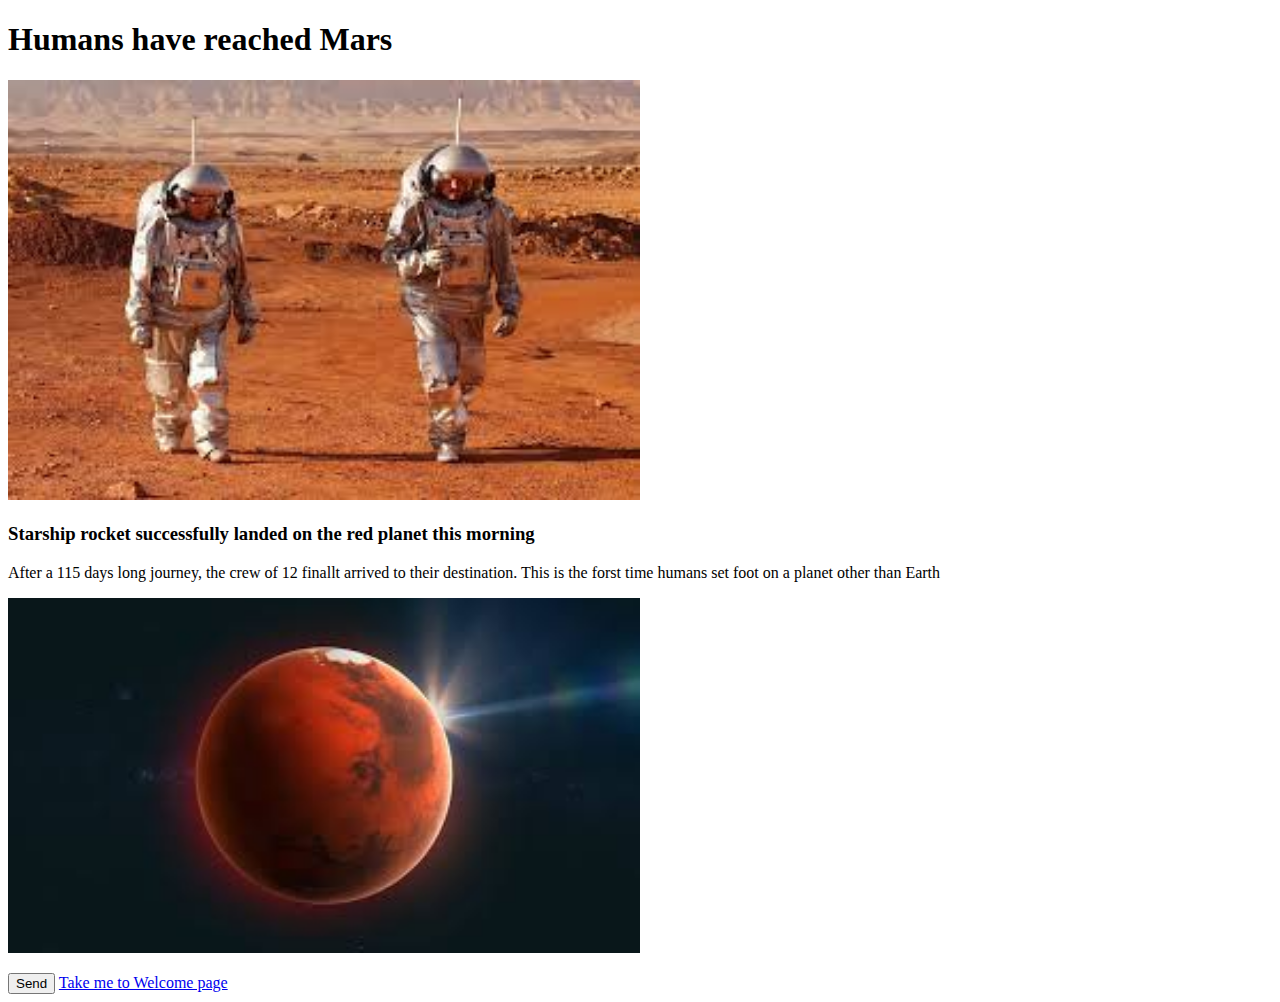
<file: image/index.html>
<!DOCTYPE html>
<html lang="en">
<head>
    <meta charset="UTF-8">
    <meta http-equiv="X-UA-Compatible" content="IE=edge">
    <meta name="viewport" content="width=device-width, initial-scale=1.0">
    <title>Document</title>
</head>
<body>
    <h1>Humans have reached Mars</h1>
    <img src="[data-uri]
    O5Pi/zh7A4ot/3uof5afAw8ZrD/uDwhQxar4LCHrQvZgKBzSw+sBxGJWeJ6gWpZJNPvBFOHD0IIIJ3DamnO94gpHeDEszMSki5rWr21sBFpioQALhQPgW691toMiUlw1LU2YNdrtFcmtFDXZjw4Vp/SGE0Vc1o9Rw+8DsfRYWUhgz6vf52hCYkXDk/wAOlX9HeK4zAEsGo1C4a5fbg2sMFgUADvxe3EQqH0WwkGzjcPQ+Ubn4aKUrUlzYO5uA/kHPlGEg2AcG2t2eLEkZVJWTmZje/gaQoyp2TkjtFo3/AMQSh7NTVoGAu7ho5fskJl46SqaGCFOoEO3dOUtwoekX8ZjZiM8uYtZy5soYKBZwxVQgWGrbRlycO59qqj0ILuAzbcI77e0ZYw6p+zvPxD+LVy0tJQAvN8dwirlmYE0a9I4TtftOdPWZkwIBZIo57qXuWrUnxjqJPZa5uGExJcpcMT7yU6p318I5/FLQQElQckUJ5b1js5Nx2b/o5QhCMqivqxCgv5vro8NlXuk7egYOrDA38X9GJJlJBLE8Y86z0iuApmygcAX+0RMs/p8nPlBgyqpL1IoXqKEdDeAqKgbJUbXboe7D8gSAbVQ9comki7jrl+sDlLJplY/wF28WaJIW9iQaUN/l8oTQ7FkGreAiJSNB9fCJrvZ9vQ1iSU2L14nnAFiFrUgZQD13EFXIexHrjAshBqD5NuKXgSCzV/D2RMxTqIZOZgCSctd738YoYyZMWJomzEoP+IEy1ZVKSlyUpdBu9Hb9qxWahSGBBBPdsQx48ekUMPhVrJShBJvxboI048jjGjLkxRcrbM/EYSZLlJmLLlamNSUppSrcHMS7Owa1EL+F9Cd9iA4P1jaWSZYeWFpllyk1cj6ip6RYTarJ4Cw+8GTI9b9srHBbUvCBusWHoeBiQzbnwgpJavlA1yQWah5RmNIQKIiOd7imrP8AaBqQoXAO1CK83O4iATwbq/y6xNAFTORr5h4OhaVCltbxQmTAKZUkHXM3k1uMMhCE1yAWqHs/CHqI0FIMBXhyR7vjFfE9oZZhTLQtaHYr0BZ/dFTxoKxYRigotV9spDfzDjBrJdhaB+zOxhRczn00KDZiMYpLWa1GHUbeekLKX01GhZg9a3rvryi0Rsz9T9ImB1fXSO2xNGfOkKWL5RwAuHckqqxfhowiSJRCXZzuAG6+mi+pQHp68v2/dJrvrqduH7Q9mLUzkyAblktV3V4AsDbUirNYxLDyj8QOtKHTzi+wuaM+1B9KUggTmqOn8R9NA5golSUkixDF2BD7O7An5RYweHSpaEFwkrSC12eo58xtyiSZSbaPodeh9NBZSBq7A7gvt1t1852V2DTo2e0cUmWpWeRKsrIr/[base64]/Kx3aIywH0fz1eLC2Otjux6eEea32erRWUs724Bz6pEkLYFgCeYHrwggSKM3Lbwhy4+FuBZqcYVlFf263J0LAJDUpd9zWJZQK78/mPnBSipJOu/rjA1lKdQNC/PYQ/ID5zbfYeEDmLILh2rpT6b/O+hkrBDlj08aXevWJlLnVt6Vp4jqIAIiY7j5UqOUQUokOH4Dp1B0tEloZq2d21szjfl47MpRej+9oLjiLgW2+6/QDoKSwUTYhtbVtFvCdqoMsS0BQBAE1YUPaKAoEuT3Em+ocmKs58qkli4IDOKl6EvwqYxsH7Reb2UtSsiSSEKJKA7F8wFODb9NOBWnRk/IatWa0vHyUhYCcuZRAQDm4X1e78IpJwafgJTfU8/sfHhGLKRMVPQDmSc4dnoAXNVVGto6pMkClqNcMPLlDzyapNlfjpO2kUykjUvvUv577xMP8AEx+938Xg5WkemtqSWpFKdikoBKzRtclODp+bkRmVvwabS8lgkMWJDanh0hxKcuH5X/fjGcvtCUB/1UZWLgOo14X6FjtZoijtEKYpKS9R3gCTx1PIJowiuOXoW8S9MlDNVx9f3pEDKd+8WuAwDEtx4eQiP51OpGructOOZqw6pwNsuYaP1vtCqQ7RYQSDR9dfsYgsO5DhRIckvaljSobbnAQsDQDkSX6UasFE563vfXx49IQBu/srx+0PEc6f0wokBjelBxL/AGbT0RBJVQbNwDU56wNeZSiwATZwp1M1asRqSDQ3rSHxKFlspsCAAffJYEKNrBrax1omyC0G61AJU2QsQTr3TmZXCj2veBGSLpU5SDQHWlDsYiMIuqpiE5tGJoCTR1Cgc/pEWsPLygOgJP8AC5Bb+Jhwu3lD8CGQgs6g1q0NeZgikkuK+HAnUcDyhsgqVEaOGFGNKG/7QQzEaMDWrORfz9a1mh2RlpcO4bgKeO3hEsino50qRXo49bxHETMqRnWUkOXKaMzvVu7apgal5gO+7ihpVw+oIP8ATotR7FmZOmGWZSlqShTgpBDOXeoBsSTzNYyJnYKG/wCpNG/ePizfONSVuhSuteOur82iS5hvflU+Q/rD2kvBOq+A2Axs7CYYy5C1KUTRS1JdCTcAKDFT+69ATWgaKH4u7TkgBMiTMKz7y8qydBVV1HRyXghK+6QjLWoJrZ6MbvvS8FSuodLA6H92+UXHM15ObwRbteTn5E2WQP8AExCSUgkFKlZTc+8kmm8NMwpWxEzEKaxyK1O5QHFjHQmv0uPLrDqll3Dabi16v00aJ5O7X/f+HTTqmYZw02gE6YBxlnXwiH5eeaCcon/4vqRuI38gapetdfn65RFSNrV2HAQuRj0RgNiHLKQp9WY3073CHT+a0yG92HSirRsTJRTbago221ObRL2Tit9aOH4gEfSB5PpBp9sx0rxhHuoYV2+tomqdi0iuQDmrb/VbrvF9csvWw1DgHg1Tyhky1AkMSLMWLX3L18OsPZfCHr9sylYrFCvcb+FlB/54RxeMoQkcmSHN/wBZqNo2VJGoa9reXHeIlAZxyp5ORD3XwhafbMb81jDdHVk8tT6aN/8ADWKlyJS5k9S0zVlQZCMxUkgao1NfGAIlm7p6VNN2tEweT6sz2ZvInwhrLq+kiJYVJU2zlu1MYpUzNJlzG7zhSFJblXUPSAIxU96yiTaqFG8dglA0TtWgHR605awKcgiuUVo7Dh5CLedP0QsFezmVCcb4ZD7mWCfExEYecf8A+dH/AIwI6kEcH0462eJpSSfXAUpE81ei+H7OWThZ+mHR/Kn7xFfZmIP+UjkBLfzMdWSxNeZAJ5D1wgiAfJzTQB3hPPJekLgXycOvsXEayj4p+hhk9jTj/lta5AvbWO6VNq1G1qOL8NBAwRdjbjoT0ep8If8AkS+Bf48fk5KX2LPFAQnktvlBf7jxD0mAae+scg7Wjp1oJ+HY3ZjTwPSGLjViT+9xt+0S88vovgicv/cGI/7if/IqFHTunh8vpChc0/oOCBNCJgKQpQ5CrMa3GxGtYsJcOaczqeLDhDwomRSB+0cu2nC/z0gE8sWzGrmlDUslmHHUvbi6hQ15GCmYkapZxoblixNK2/[base64]/[base64]/e3nChQehMjly9KcyeHJvVpy5WgGr3PDV+cNChsA4TS/L5CGUNqnjrp9vCFCjmxoWQ6ISeZ/aFChQCP//Z" width="50%"

    <p></p>
   
    <h3>Starship rocket successfully landed on the red planet this morning</h3>

    <p>After a 115 days long journey, the crew of 12 finallt arrived to their destination. This is the forst time humans set foot on a planet other than Earth</p>

<img src="[data-uri]" width="50%">
<p></p>
<button>Send</button>

<a href="index1.html">Take me to Welcome page</a>











</body>
</html>
</file>
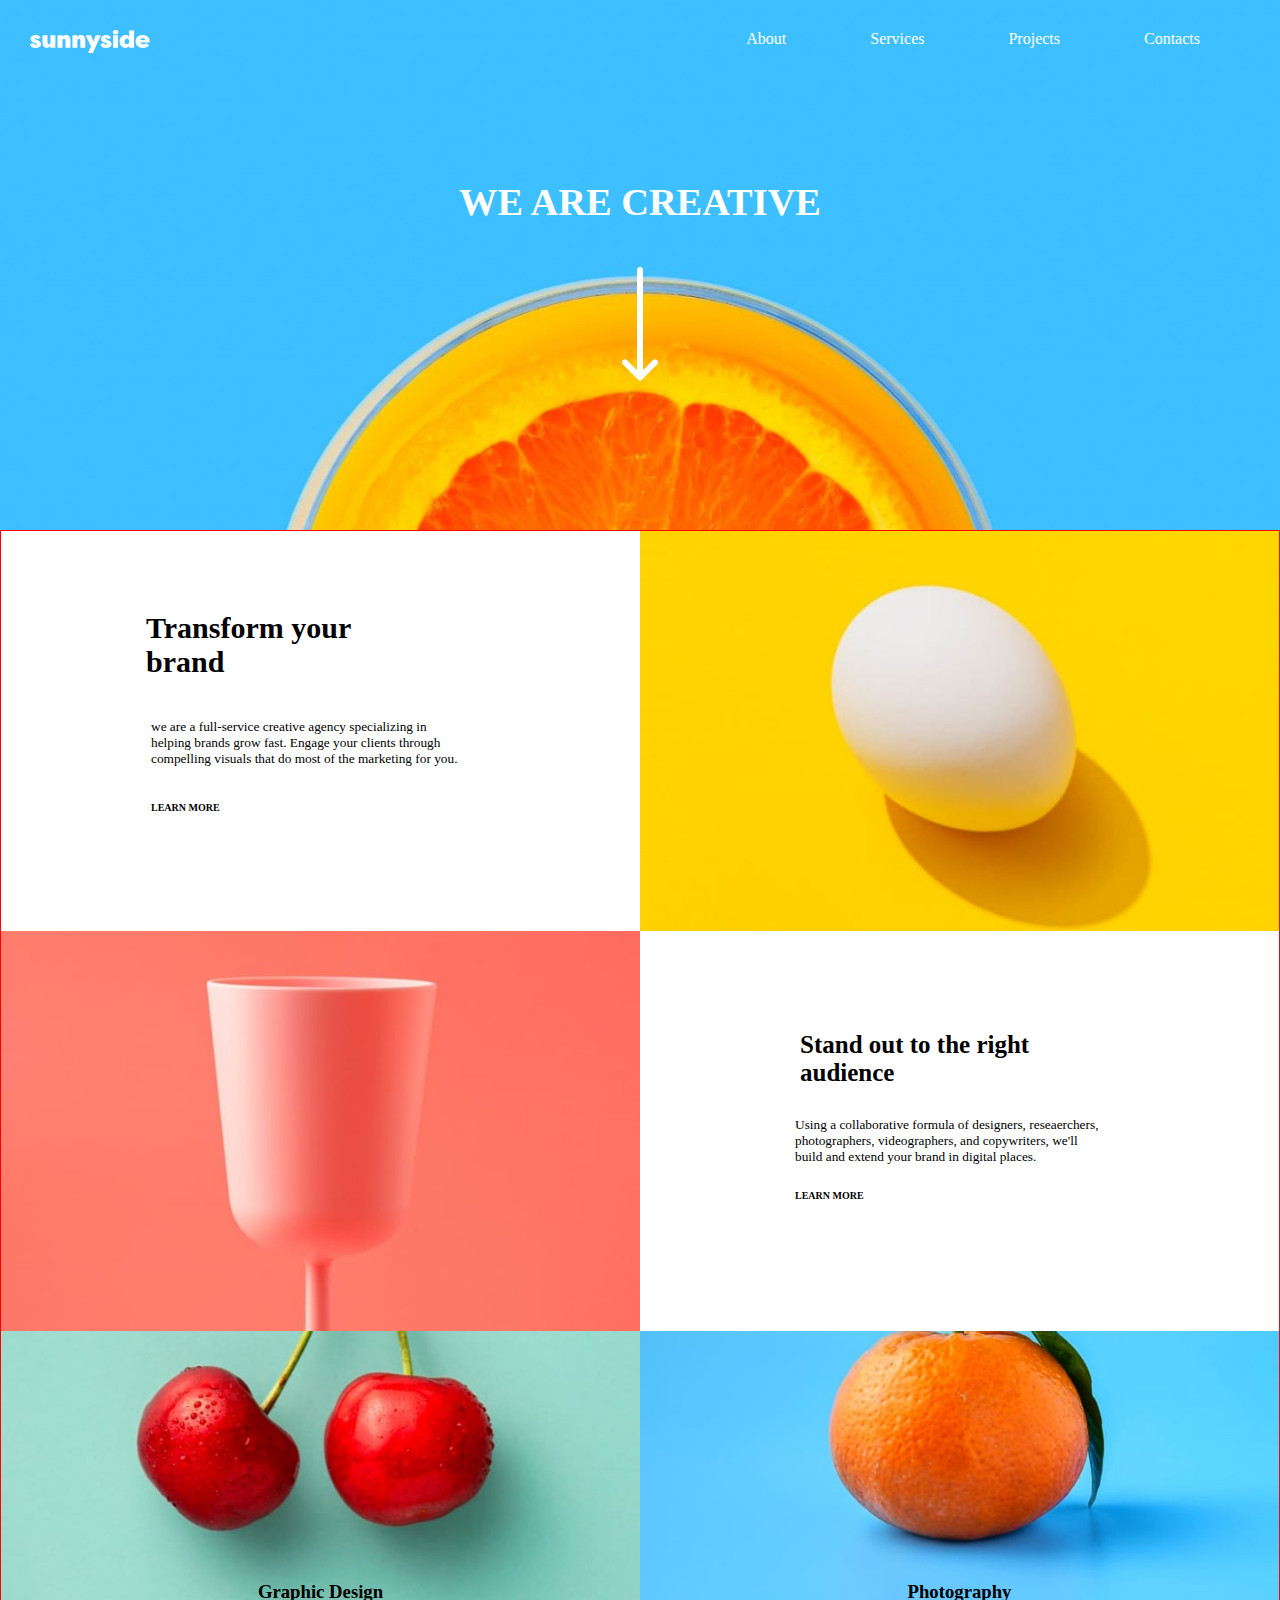
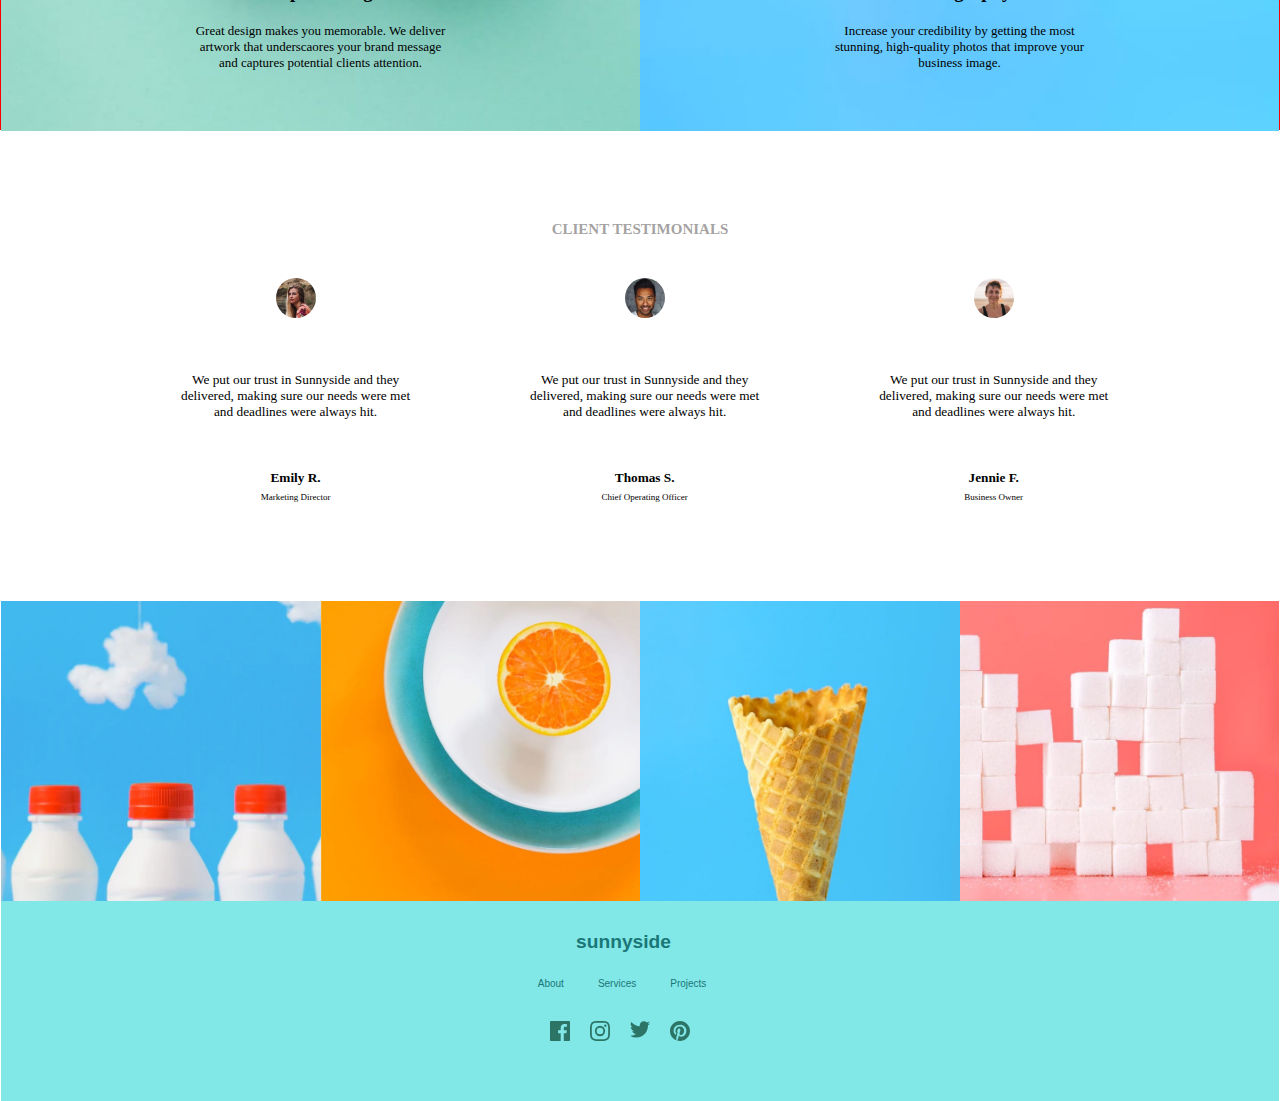
<file: new.html>
<!DOCTYPE html>
<html lang="en">
  <head>
    <meta charset="UTF-8" />
    <meta http-equiv="X-UA-Compatible" content="IE=edge" />
    <meta name="viewport" content="width=device-width, initial-scale=1.0" />
    <title>fruit page</title>
    <link rel="stylesheet" href="new.css" />
  </head>
  <body>
    <header>
      <div class="topheading">
        <div class="logo"></div>

        <div class="nav">
          <a href="">About</a>
          <a href="">Services</a>
          <a href="">Projects</a>
          <a href="">Contacts</a>
        </div>
      </div>

      <div class="weare">
        <h1>WE ARE CREATIVE</h1>
      </div>

      <div class="arrow">
        <img src="../image/icon-arrow-down.svg" />
      </div>
    </header>

    <div class="showcase">
      <div class="row1">
        <div class="image-text">
          <div class="txt">
            <h2>Transform your<br />brand</h2>
            <p>
              we are a full-service creative agency specializing in<br />helping
              brands grow fast. Engage your clients through<br />compelling
              visuals that do most of the marketing for you.
            </p>
            <a href=""> LEARN MORE</a>
          </div>
          <div class="image">
            <p></p>
          </div>
        </div>
      </div>
      <div class="row2">
        <div class="image-text2">
          <div class="image2"></div>

          <div class="txt2">
            <h2>Stand out to the right<br />audience</h2>
            <p>
              Using a collaborative formula of designers, reseaerchers,<br />photographers,
              videographers, and copywriters, we'll<br />build and extend your
              brand in digital places.
            </p>
            <a href=""> LEARN MORE </a>
          </div>
        </div>
      </div>
      <div class="row3">
        <div class="image-image">
          <div class="image3">
            <h3>Graphic Design</h3>
            <p>
              Great design makes you memorable. We deliver<br />artwork that
              underscaores your brand message<br />and captures potential
              clients attention.
            </p>
          </div>

          <div class="image4">
            <h3>Photography</h3>
            <p>
              Increase your credibility by getting the most<br />stunning,
              high-quality photos that improve your<br />business image.
            </p>
          </div>
        </div>
      </div>
      <div class="row4">
        <div class="text">
          <h4>CLIENT TESTIMONIALS</h4>
        </div>
        <div class="text-littleimage">
          <div class="littleimage1">
            <img src="../image/image-emily.jpg" alt="" />
            <p>
              We put our trust in Sunnyside and they<br />delivered, making sure
              our needs were met<br />
              and deadlines were always hit.
            </p>
            <h5>Emily R.</h5>
            <a>Marketing Director</a>
          </div>
          <div class="littleimage1">
            <img src="../image/image-thomas.jpg" alt="" />
            <p>
              We put our trust in Sunnyside and they<br />delivered, making sure
              our needs were met<br />
              and deadlines were always hit.
            </p>
            <h5>Thomas S.</h5>
            <a>Chief Operating Officer</a>
          </div>
          <div class="littleimage1">
            <img src="../image/image-jennie.jpg" alt="" />
            <p>
              We put our trust in Sunnyside and they<br />delivered, making sure
              our needs were met<br />
              and deadlines were always hit.
            </p>
            <h5>Jennie F.</h5>
            <a>Business Owner</a>
          </div>
        </div>
      </div>
      <div class="row5">
        <div class="imagerow5"></div>
        <div class="imagerow50"></div>
        <div class="imagerow51"></div>
        <div class="imagerow52"></div>
      </div>

      <div class="row6">
        <div class="sunnyside">
          <h4>sunnyside</h4>
        </div>
        <div class="navigation">
          <a href=""> About</a>
          <a href=""> Services</a>
          <a href=""> Projects</a>
        </div>
        <div class="icons">
          <a href="http://facebook.com">
            <svg
              width="20"
              height="20"
              xmlns="http://www.w3.org/2000/svg">

              <path
              class="fb"
                d="M18.896 0H1.104C.494 0 0 .494 0 1.104v17.793C0 19.506.494 20 1.104 20h9.58v-7.745H8.076V9.237h2.606V7.01c0-2.583 1.578-3.99 3.883-3.99 1.104 0 2.052.082 2.329.119v2.7h-1.598c-1.254 0-1.496.597-1.496 1.47v1.928h2.989l-.39 3.018h-2.6V20h5.098c.608 0 1.102-.494 1.102-1.104V1.104C20 .494 19.506 0 18.896 0z"
                fill="#2C7566"
                fill-rule="nonzero"/>
            </svg>
          </a>
          <a href="http://instagram.com"><svg 
            width="20" 
            height="20" 
            xmlns="http://www.w3.org/2000/svg">

            <path 
            class="ig" 
            d="M10 1.802c2.67 0 2.987.01 4.042.059 2.71.123 3.975 1.409 4.099 4.099.048 1.054.057 1.37.057 4.04 0 2.672-.01 2.988-.057 4.042-.124 2.687-1.387 3.975-4.1 4.099-1.054.048-1.37.058-4.041.058-2.67 0-2.987-.01-4.04-.058-2.718-.124-3.977-1.416-4.1-4.1-.048-1.054-.058-1.37-.058-4.041 0-2.67.01-2.986.058-4.04.124-2.69 1.387-3.977 4.1-4.1 1.054-.048 1.37-.058 4.04-.058zM10 0C7.284 0 6.944.012 5.877.06 2.246.227.227 2.242.061 5.877.01 6.944 0 7.284 0 10s.012 3.057.06 4.123c.167 3.632 2.182 5.65 5.817 5.817 1.067.048 1.407.06 4.123.06s3.057-.012 4.123-.06c3.629-.167 5.652-2.182 5.816-5.817.05-1.066.061-1.407.061-4.123s-.012-3.056-.06-4.122C19.777 2.249 17.76.228 14.124.06 13.057.01 12.716 0 10 0zm0 4.865a5.135 5.135 0 100 10.27 5.135 5.135 0 000-10.27zm0 8.468a3.333 3.333 0 110-6.666 3.333 3.333 0 010 6.666zm5.338-9.87a1.2 1.2 0 100 2.4 1.2 1.2 0 000-2.4z" 
            fill="#2C7566"  
            fill-rule="nonzero"/>
            </svg>
        </a>
        <a href="http://twitter.com"><svg 
            width="20" 
            height="17" 
            xmlns="http://www.w3.org/2000/svg">

            <path class="twitter" 
            d="M20 2.172a8.192 8.192 0 01-2.357.646 4.11 4.11 0 001.805-2.27 8.22 8.22 0 01-2.606.996A4.096 4.096 0 0013.847.248c-2.65 0-4.596 2.472-3.998 5.037A11.648 11.648 0 011.392 1a4.109 4.109 0 001.27 5.478 4.086 4.086 0 01-1.858-.513c-.045 1.9 1.318 3.679 3.291 4.075a4.113 4.113 0 01-1.853.07 4.106 4.106 0 003.833 2.849A8.25 8.25 0 010 14.658a11.616 11.616 0 006.29 1.843c7.618 0 11.923-6.434 11.663-12.205A8.354 8.354 0 0020 2.172z" 
            fill="#2C7566" 
            fill-rule="nonzero"/>
            </svg>
        </a>
          <a href="http://pinterest.com"><svg 
            width="20" 
            height="20" 
            xmlns="http://www.w3.org/2000/svg">

            <path 
            class="pinterest" 
            d="M10 0C4.477 0 0 4.477 0 10c0 4.237 2.636 7.855 6.356 9.312-.088-.791-.167-2.005.035-2.868.181-.78 1.172-4.97 1.172-4.97s-.299-.6-.299-1.486c0-1.39.806-2.428 1.81-2.428.852 0 1.264.64 1.264 1.408 0 .858-.546 2.14-.828 3.33-.236.995.5 1.807 1.48 1.807 1.778 0 3.144-1.874 3.144-4.58 0-2.393-1.72-4.068-4.176-4.068-2.845 0-4.516 2.135-4.516 4.34 0 .859.331 1.781.745 2.281a.3.3 0 01.069.288l-.278 1.133c-.044.183-.145.223-.335.134-1.249-.581-2.03-2.407-2.03-3.874 0-3.154 2.292-6.052 6.608-6.052 3.469 0 6.165 2.473 6.165 5.776 0 3.447-2.173 6.22-5.19 6.22-1.013 0-1.965-.525-2.291-1.148l-.623 2.378c-.226.869-.835 1.958-1.244 2.621.937.29 1.931.446 2.962.446 5.523 0 10-4.477 10-10S15.523 0 10 0z" 
            fill="#2C7566" 
            fill-rule="nonzero"/>
            </svg>
        </div>
      </div>
    </div>
  </body>
</html>
</file>
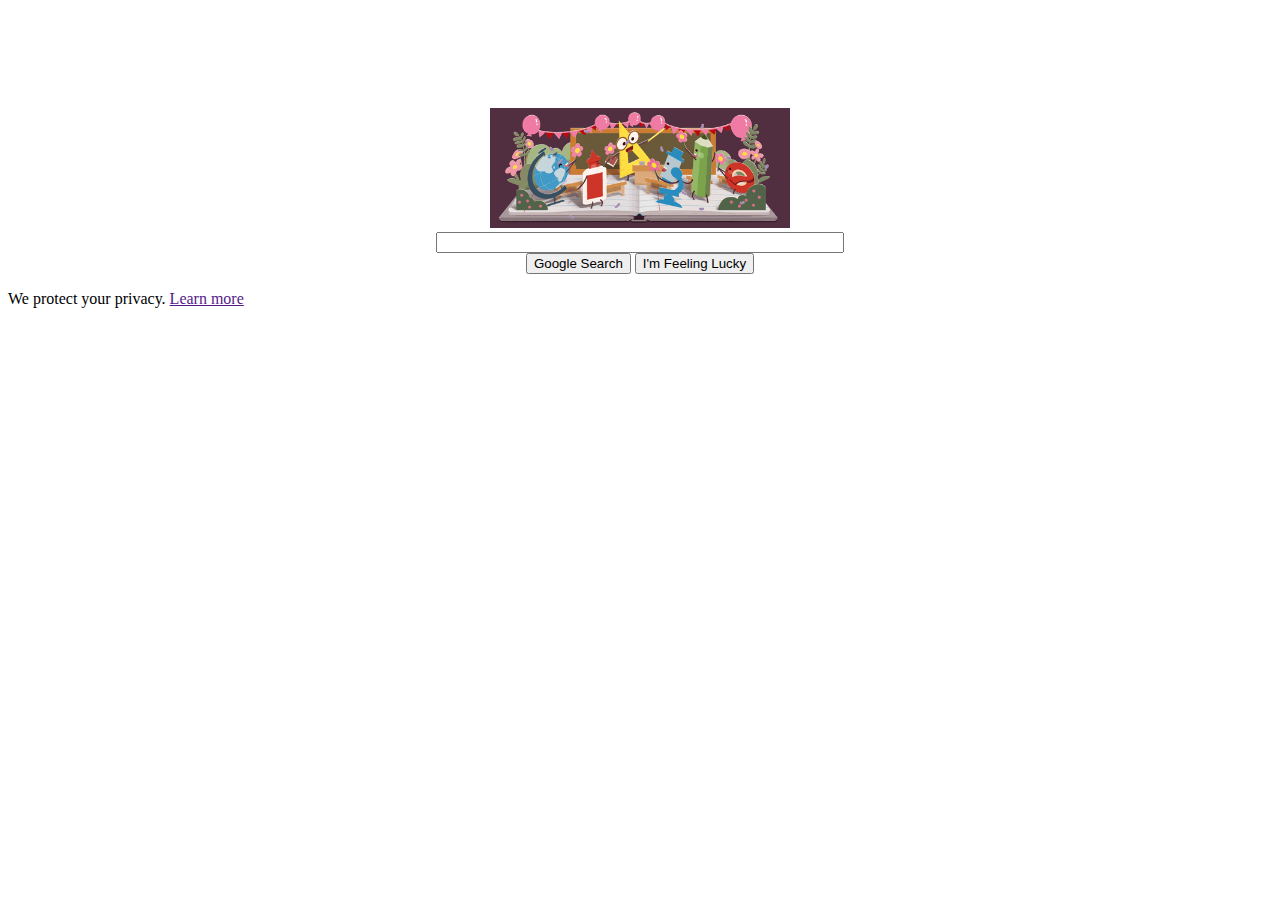
<file: image/google.html>
<!DOCTYPE html>
<html lang="en">
<head>
    <link rel="stylesheet" href="stylegoogle.css">
    <meta charset="UTF-8">
    <meta http-equiv="X-UA-Compatible" content="IE=edge">
    <meta name="viewport" content="width=
    , initial-scale=1.0">
    <title>Document</title>
</head>
<body>
    <div class="main">
<img class="google-img" src="google.gif" alt=""> <br>
<input class="searchbox" type="text"> <br>

    <div> <button>Google Search</button>
        <button> I'm Feeling Lucky </button>
    </div>

    </div>
<p> We protect your privacy. <a href=""> Learn more</a></p>





</body>
</html>
</file>
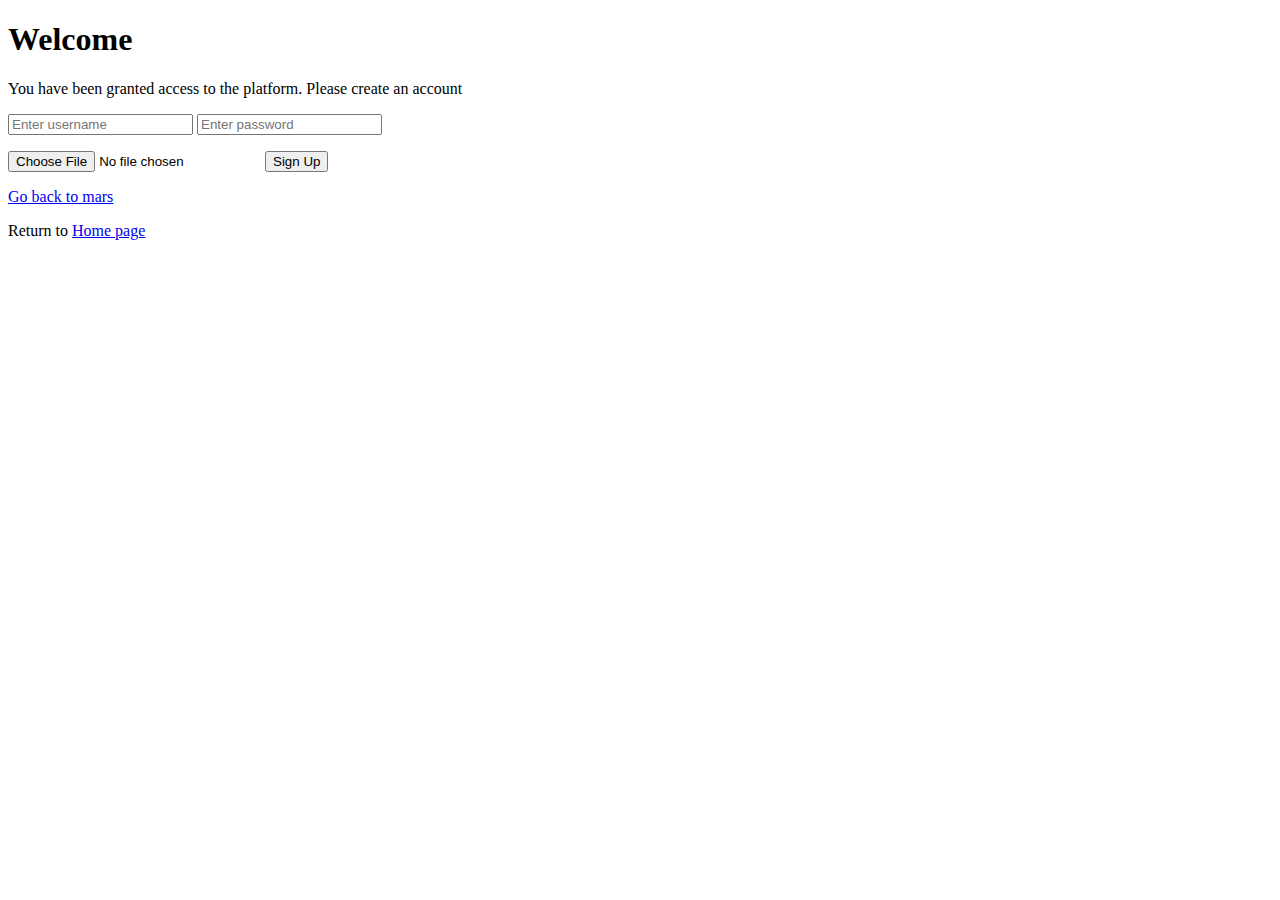
<file: image/index1.html>
<!DOCTYPE html>
<html lang="en">
<head>
    <meta charset="UTF-8">
    <meta http-equiv="X-UA-Compatible" content="IE=edge">
    <meta name="viewport" content="width=<device-width>, initial-scale=1.0">
    <title>Document</title>
</head>
<body>
    <h1> Welcome </h1>

    <p>You have been granted access to the platform. 
        Please create an account</p>
    
    <p></p>

    <input type="text" placeholder="Enter username">
    <input type="password" placeholder="Enter password">
    <p></p><input type="file">

    <button> Sign Up</button>
<p></p>
<a href="index.html">Go back to mars</a>

<p> Return to <a href="index.html"> Home page</a></p>


</body>
</html>
</file>
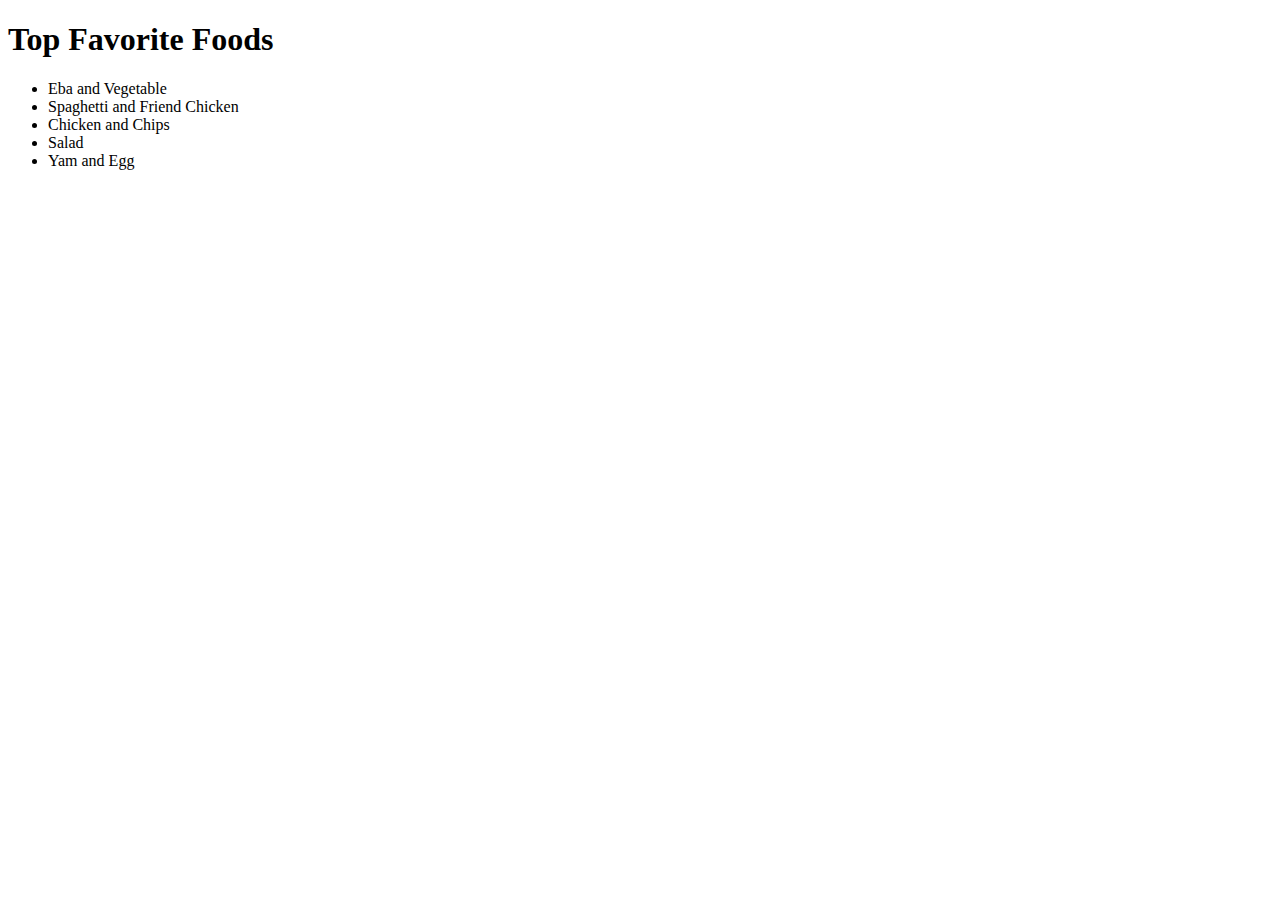
<file: image/Topfoods.html>
<!DOCTYPE html>
<html lang="en">
<head>
    <meta charset="UTF-8">
    <meta http-equiv="X-UA-Compatible" content="IE=edge">
    <meta name="viewport" content="width=device-width, initial-scale=1.0">
    <title>Document</title>
</head>
<body>
    <h1> Top Favorite Foods</h1>
    <ul>
<li> Eba and Vegetable</li>
<li> Spaghetti and Friend Chicken</li>
<li> Chicken and Chips</li>
<li> Salad</li>
<li> Yam and Egg</li>


    </ul>


</body>
</html>
</file>
<file: new.css>
*{
    box-sizing: border-box;
    margin: 0%;

}

header{
    height: 530px;
    background-image: url(../image/image-header.jpg);
    background-repeat: no-repeat;
    background-size: cover;
    background-position: center;
    padding: 30px;

}
.topheading{
    display: flex;
    justify-content: space-between;
    /* align-items: center; */
    width: 100%;

    
}

.logo{
    width: 120px;
    height: 100px;
    background-image: url(../image/logo.svg);
    background-repeat: no-repeat;
    background-size: 100%;
    
    }
   
   
    .nav a{
        /* border: 1px solid black; */
       
        /* border-radius: 50%; */
        color: white;
        padding-right: 20px;
        text-decoration: none;
        margin: 30px; 
        
       

    }

   .nav a:hover {
    /* border: 1px solid black; */
        border-radius: 30px;
        background-color: rgba(255, 255, 255, 0.372);
        padding: 10px;
        font-weight: bold;
        text-transform: uppercase;
 }

    .weare {
        text-align: center;
        color: white;
        font-size: larger;
        padding: 50px;

}

.arrow{
    display: flex;
    justify-content: center;
    align-items: center;
    /* padding-top: 100px; */
    height: 100px;
}

.showcase{
    border: 1px solid red;
    height: 1200px;
}
.row1, .row2, .row3{
    height: 400px;  
    display: flex;  
    justify-content: center;
    align-items: center;
}

.image-text{
    display: flex;
    justify-content: center;
    align-items: center;
    width: 100%;
    height: 400px;
}

.txt{
    width: 50%;
    height: 400px;
    padding-top: 20px;
    /* text-align: center; */
}

.txt h2{
    text-align: justify;
    padding-top: 50px;
    padding-left: 135px;
    margin: 10px;
    font-size: 30px;
    
    
}

.txt p{
    font-size: smaller;
    padding: 30px;
    padding-left: 150px;
    text-align: left;
    
}

.txt a{
    padding: 20px;
    padding-left: 150px;
    font-size: 10px;
    color: black;
    font-weight: bolder;
    text-decoration: none;
    
    
}
.image{
    background-image: url(../image/egg.jpg);
    background-position: center;
    background-size: cover;
    height: 400px;
    width: 50%;
    align-items: center;
}
    
    
.image-text2{
    display: flex;
    justify-content: center;
    align-items: center;
    width: 100%;
    height: 400px;
}

.image2{
   
    height: 400px;
    width: 50%;
    background-image: url(../image/pink\ cup.jpg);
    background-position: center;
    background-size: cover;
    
}

.txt2{

    
    width: 50%;
    height: 400px;
    padding-top: 40px;
}

.txt2 h2{
    text-align: justify;
    padding-top: 50px;
    padding-left: 150px;
    margin: 10px;
    font-size: 25px;
}
.txt2 p{
    font-size: smaller;
    padding: 20px;
    padding-left: 155px;
    text-align: left;
}

.txt2 a{
    padding-top: 40px;
    padding-left: 155px;
    font-size: 10px;
    color: black;
    font-weight: bolder;
    text-decoration: none;
}
.image-image{
    display: flex;
    justify-content: left;
    align-items: center;
    width: 100%;
    height: 400px;
}

.image3{
    width: 50%;
    height: 400px;
    background-image: url(../image/strawberry.jpg);
    background-position: center;
    background-size: cover;
}

.image4{
    width: 50%;
    height: 400px;
    background-image: url(../image/orange.jpg);
    background-position: center;
    background-size: cover;
}

.image3 h3{
    padding-top: 250px;
    text-align: center;
}
.image3 p{
    font-size: small;
    padding: 20px;
    text-align: center;
}
.image4 h3{
    padding-top: 250px;
    text-align: center;
}
.image4 p{
    font-size: small;
    padding: 20px;
    text-align: center;
}
.row4{
    width: 100%;
    height: 380px;
    justify-content: left;
}
 .text-littleimage{
    height: 300px;
    padding: 10px;
    padding-left: 60px;
    padding-right: 100px;
    display: flex;
    width: 100%;
 }
.text h4{
    margin-top: 90px;
    color: rgba(130, 126, 126, 0.737);
    font-weight: bolder;
    text-align: center;
    justify-content: center;
    font-size: 15px;
}
.littleimage1{
    /* justify-content: space-between ; */
    padding-left: 120px;
    justify-content: center;
    text-align: center;

}

.littleimage1 img{
    border-radius: 50%;
    height: 40px;
    width: 40px;
    margin-top: 30px;
    
}
.littleimage1 p{
   padding-top: 50px;
    justify-content: center;
    font-size: smaller;
}

.littleimage1 h5{
margin-top: 50px;

}
.littleimage1 a{
    font-size: xx-small;
}

.row5{

    
    height: 300px;
    width: 100%;
    display: flex;
    justify-content: center;
    /* align-items: center; */
    background-size: cover;
    /* background-position: center; */

}

.imagerow5{
    background-image: url(../image/milk\ bottle.jpg);
    height: 300px;
    width: 25%;
    background-position: center;
    /* background-size: contain; */
    background-size: cover;
    background-repeat: no-repeat;
    align-items: center;
}

.imagerow50{
    background-image: url(../image/orange\ in\ plate.jpg);
    height: 300;
    width: 25%;
    /* background-size: contain; */
     background-size: cover;
    background-repeat: no-repeat;
    justify-content: center;
    background-position: center;
}
.imagerow51{
    background-image: url(../image/ice-cream.jpg);
    height: 300;
    width: 25%;
    background-size: cover;
    background-repeat: no-repeat;
    background-position: center;
}
.imagerow52{
    background-image: url(../image/sugarcubes.jpg);
    height: 300;
    width: 25%;
    background-size: cover;
    background-repeat: no-repeat;
    background-position: center;
}

.row6{
    /* border: 1px solid black; */
    height: 200px;
    /* width: 100%; */
    background-color: rgb(130, 231, 231);
    background-position: center;
    justify-content: space-between;
    width: 100%;
   

}

.sunnyside{
    color: rgb(26, 119, 119);
    font-size: larger;
    font-family: Verdana, Geneva, Tahoma, sans-serif;
    padding-bottom: 20px;
    font-weight: 100;
    padding-top: 30px;
    padding-left: 45%;
    /* display: flex; */
    /* flex-direction: column; */
    align-items: center;
    
    
    
}
.navigation a{
    /* display: flex; */
    padding-right: 30px;
    text-align: center;
    position: relative; left: 42%;
    font-size: x-small;
    text-decoration: none;
    color: rgb(26, 119, 119);
    font-family: Arial, Helvetica, sans-serif;
    /* display: inline-block; */
}
.navigation a:hover{
    color: white;
}
.icons {
    display: flex;
    margin-top: 30px;
    justify-content: center;
    padding-right: 40px;
    column-gap: 20px;
    height: 5px;
        
}
.icons a img{
    height: 5px;
}

.fb:hover{
    fill: white;
}
.ig:hover{
    fill: white;
}
.twitter:hover{
    fill: white;
}
.pinterest:hover{
    fill: white;
}
</file>
<file: image/stylegoogle.css>
.main{

    text-align: center;
}

.google-img {
   
    margin-top: 100px;
    width: 300px;
    text-align: center;

}

.searchbox{

    width: 400px;

}
</file>
